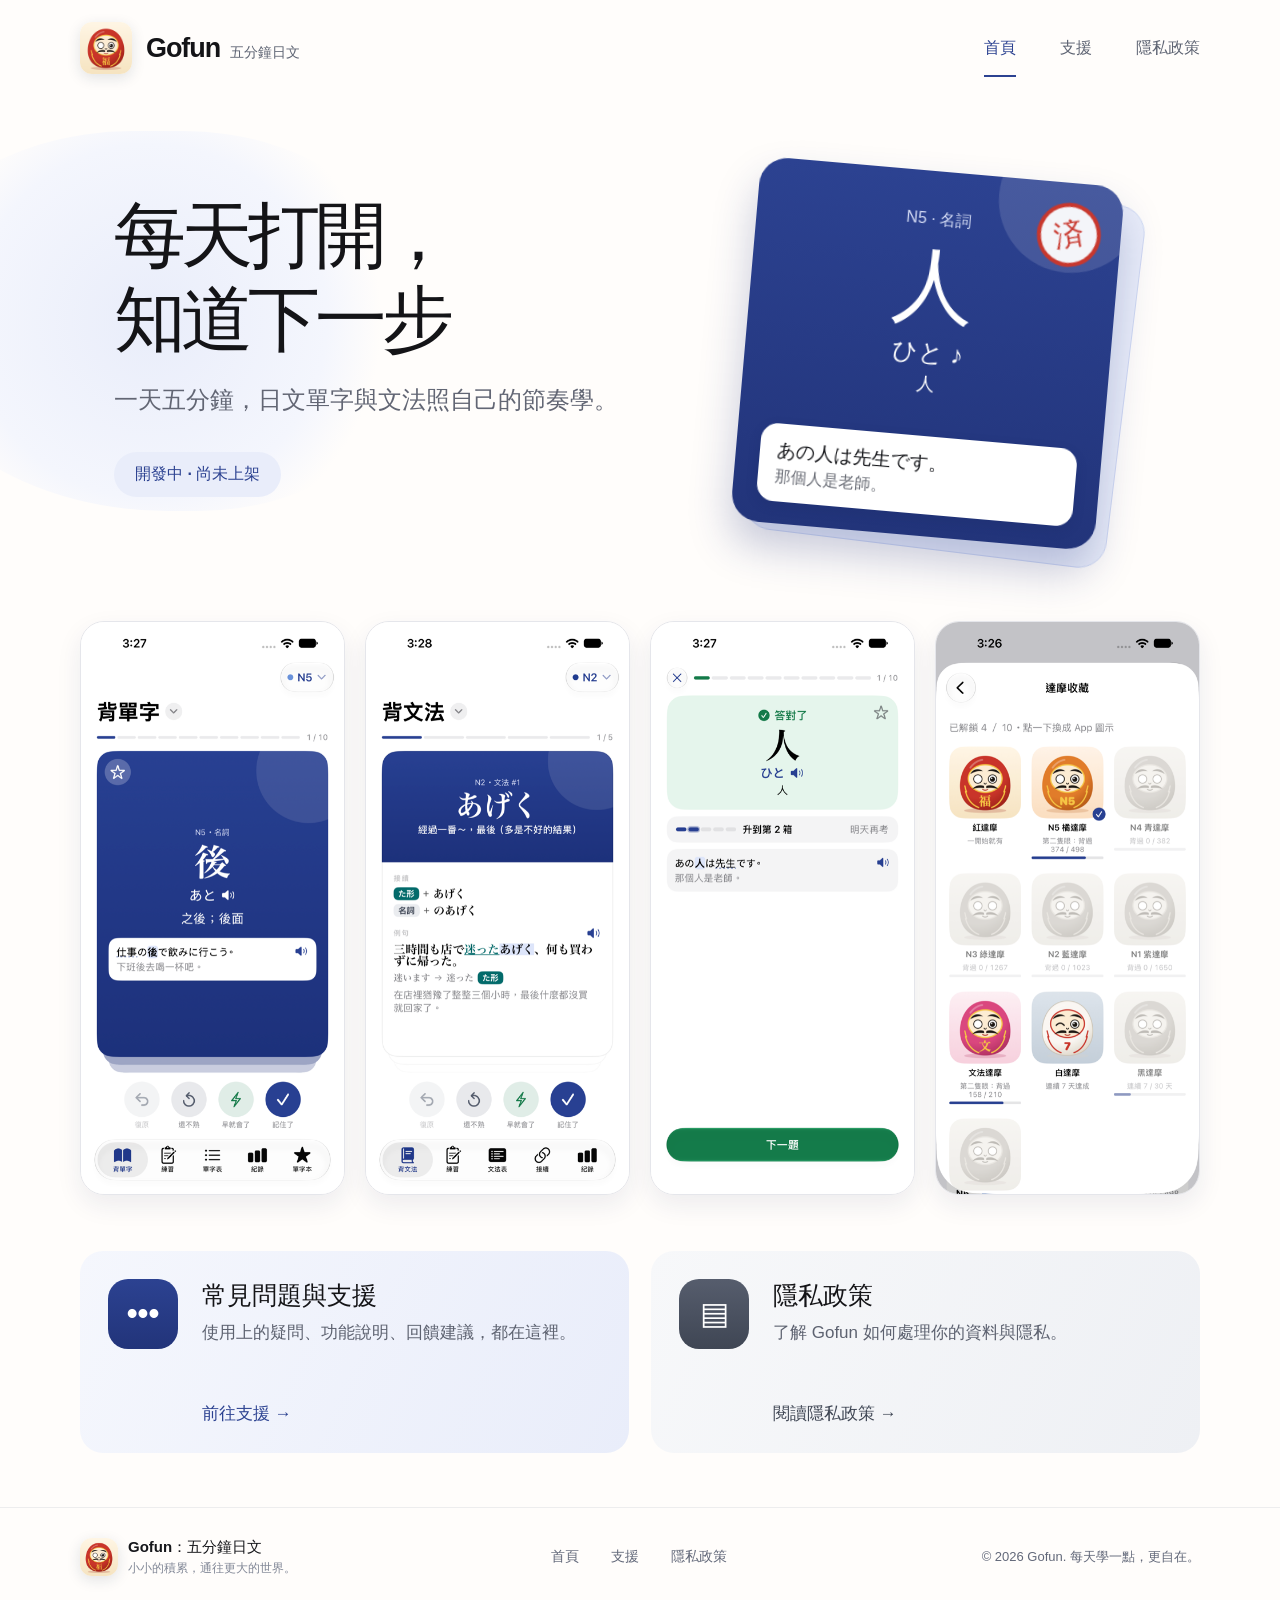
<file: index.html>
<!doctype html>
<html lang="zh-Hant">
<head>
  <meta charset="utf-8">
  <meta name="viewport" content="width=device-width, initial-scale=1">
  <meta name="theme-color" content="#fffaf5">
  <meta name="description" content="Gofun：五分鐘日文。為繁體中文使用者設計的日文單字與文法學習 App，每天打開，知道下一步。">
  <title>Gofun：五分鐘日文</title>
  <link rel="icon" href="assets/icon.png" type="image/png">
  <link rel="stylesheet" href="styles.css">
</head>
<body>
  <header class="site-header wrap">
    <a class="brand" href="./" aria-label="Gofun 首頁"><img src="assets/icon.png" width="52" height="52" alt=""><span>Gofun<small>五分鐘日文</small></span></a>
    <nav class="desktop-nav" aria-label="主選單"><a class="active" aria-current="page" href="./">首頁</a><a href="support.html">支援</a><a href="privacy.html">隱私政策</a></nav>
    <details class="mobile-nav"><summary aria-label="開啟選單"><span></span><span></span><span></span></summary><nav aria-label="主選單"><a aria-current="page" href="./">首頁</a><a href="support.html">支援</a><a href="privacy.html">隱私政策</a></nav></details>
  </header>
  <main>
    <section class="hero wrap" aria-labelledby="hero-title">
      <div class="hero-copy"><h1 id="hero-title">每天打開，<br>知道下一步</h1><p>一天五分鐘，日文單字與文法照自己的節奏學。</p><span class="status">開發中 · 尚未上架</span></div>
      <div class="hero-art" aria-label="日文單字學習卡片示意">
        <div class="stack-card stack-card--back"></div>
        <div class="stack-card stack-card--front"><div class="card-orb"></div><span class="stamp" aria-hidden="true">済</span><span class="card-level">N5 · 名詞</span><strong class="card-kanji">人</strong><span class="card-reading">ひと <span aria-hidden="true">♪</span></span><span class="card-meaning">人</span><div class="example"><strong>あの人は先生です。</strong><span>那個人是老師。</span></div></div>
      </div>
    </section>
    <section class="shots wrap" aria-label="App 畫面">
      <img src="assets/screen-study.png" width="460" height="1000" loading="lazy" alt="背單字的卡片：漢字、讀音、中文和例句">
      <img src="assets/screen-grammar.png" width="460" height="1000" loading="lazy" alt="文法卡：接續、例句和翻譯">
      <img src="assets/screen-answer.png" width="460" height="1000" loading="lazy" alt="答對之後升到下一個箱子">
      <img src="assets/screen-daruma.png" width="460" height="1000" loading="lazy" alt="達摩收藏：背到一定進度解鎖新的達摩圖示">
    </section>
    <section class="quick-links wrap" aria-label="網站資訊">
      <a class="link-card link-card--support" href="support.html"><span class="card-icon" aria-hidden="true">•••</span><span><strong>常見問題與支援</strong><small>使用上的疑問、功能說明、回饋建議，都在這裡。</small><em>前往支援 <span aria-hidden="true">→</span></em></span></a>
      <a class="link-card link-card--privacy" href="privacy.html"><span class="card-icon" aria-hidden="true">▤</span><span><strong>隱私政策</strong><small>了解 Gofun 如何處理你的資料與隱私。</small><em>閱讀隱私政策 <span aria-hidden="true">→</span></em></span></a>
    </section>
  </main>
  <footer class="site-footer"><div class="wrap footer-inner"><div class="footer-brand"><img src="assets/icon.png" width="38" height="38" alt=""><div><strong>Gofun：五分鐘日文</strong><small>小小的積累，通往更大的世界。</small></div></div><nav aria-label="頁尾選單"><a href="./">首頁</a><a href="support.html">支援</a><a href="privacy.html">隱私政策</a></nav><small>© 2026 Gofun. 每天學一點，更自在。</small></div></footer>
</body>
</html>
</file>
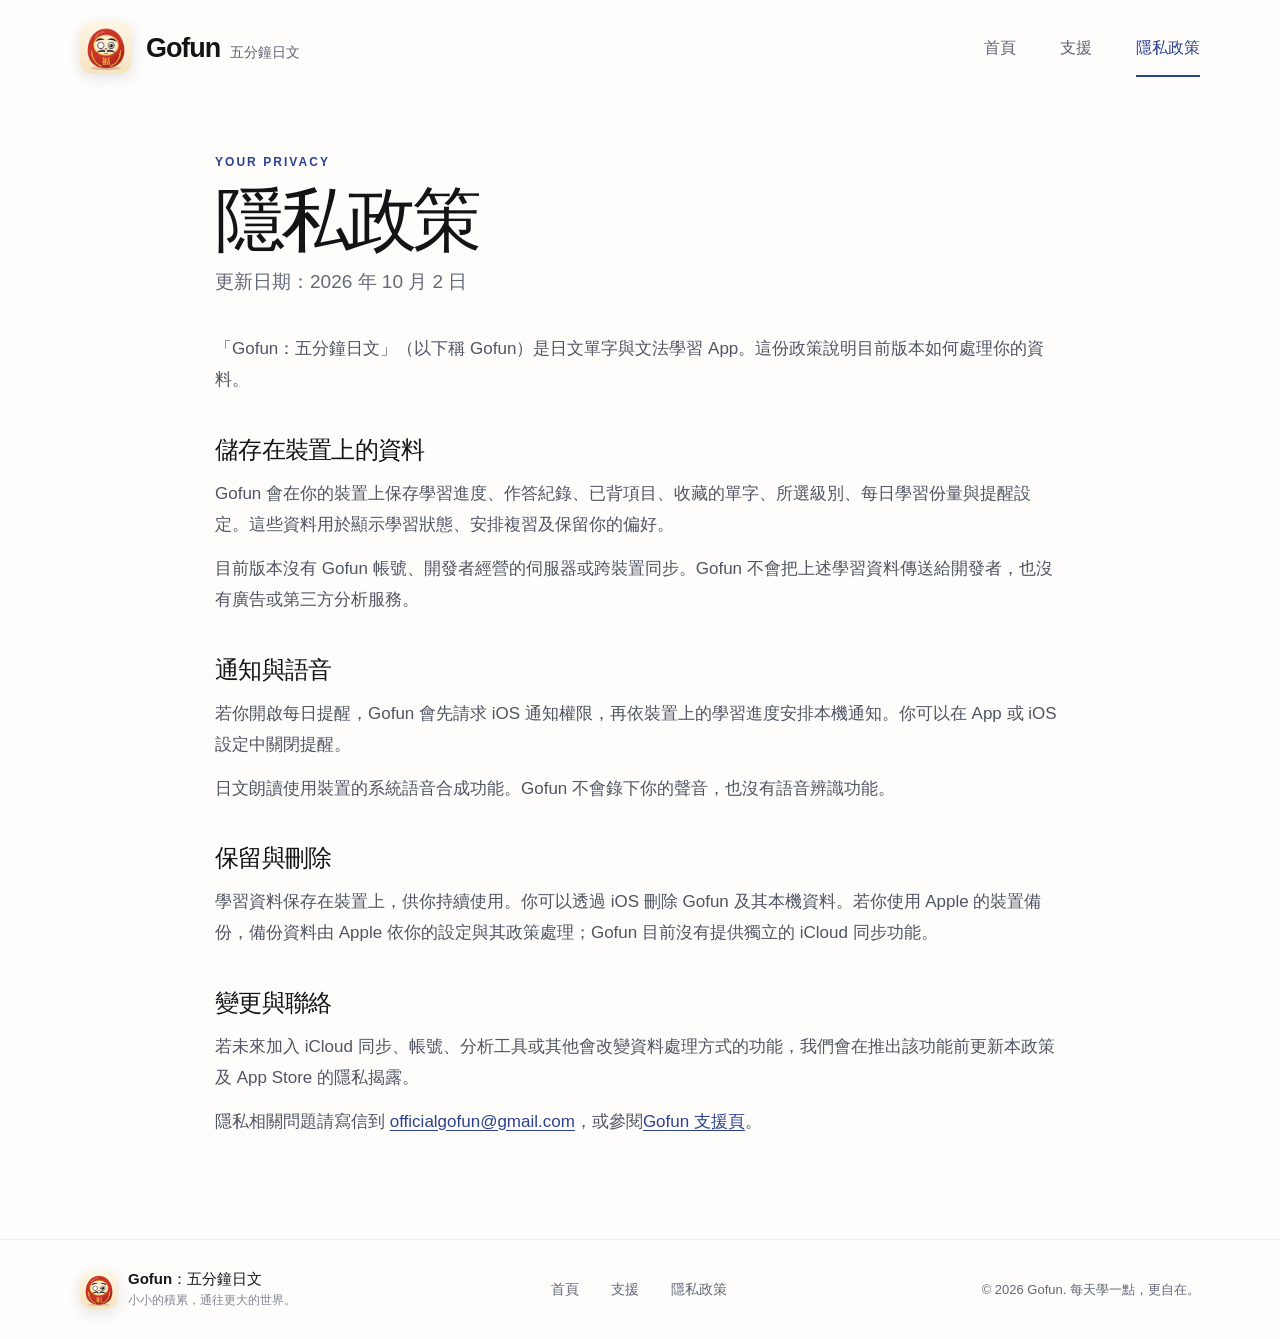
<file: privacy.html>
<!doctype html>
<html lang="zh-Hant">
<head>
  <meta charset="utf-8">
  <meta name="viewport" content="width=device-width, initial-scale=1">
  <meta name="theme-color" content="#fffaf5">
  <meta name="description" content="Gofun：五分鐘日文的隱私政策：了解學習資料、通知與語音如何處理。">
  <title>隱私政策｜Gofun：五分鐘日文</title>
  <link rel="icon" href="assets/icon.png" type="image/png">
  <link rel="stylesheet" href="styles.css">
</head>
<body>
  <header class="site-header wrap"><a class="brand" href="./" aria-label="Gofun 首頁"><img src="assets/icon.png" width="52" height="52" alt=""><span>Gofun<small>五分鐘日文</small></span></a><nav class="desktop-nav" aria-label="主選單"><a href="./">首頁</a><a href="support.html">支援</a><a class="active" aria-current="page" href="privacy.html">隱私政策</a></nav><details class="mobile-nav"><summary aria-label="開啟選單"><span></span><span></span><span></span></summary><nav aria-label="主選單"><a href="./">首頁</a><a href="support.html">支援</a><a aria-current="page" href="privacy.html">隱私政策</a></nav></details></header>
  <main class="content-page wrap"><div class="page-heading"><span class="eyebrow">YOUR PRIVACY</span><h1>隱私政策</h1><p>更新日期：2026 年 10 月 2 日</p></div><article class="policy"><p>「Gofun：五分鐘日文」（以下稱 Gofun）是日文單字與文法學習 App。這份政策說明目前版本如何處理你的資料。</p>
    <h2>儲存在裝置上的資料</h2><p>Gofun 會在你的裝置上保存學習進度、作答紀錄、已背項目、收藏的單字、所選級別、每日學習份量與提醒設定。這些資料用於顯示學習狀態、安排複習及保留你的偏好。</p><p>目前版本沒有 Gofun 帳號、開發者經營的伺服器或跨裝置同步。Gofun 不會把上述學習資料傳送給開發者，也沒有廣告或第三方分析服務。</p>
    <h2>通知與語音</h2><p>若你開啟每日提醒，Gofun 會先請求 iOS 通知權限，再依裝置上的學習進度安排本機通知。你可以在 App 或 iOS 設定中關閉提醒。</p><p>日文朗讀使用裝置的系統語音合成功能。Gofun 不會錄下你的聲音，也沒有語音辨識功能。</p>
    <h2>保留與刪除</h2><p>學習資料保存在裝置上，供你持續使用。你可以透過 iOS 刪除 Gofun 及其本機資料。若你使用 Apple 的裝置備份，備份資料由 Apple 依你的設定與其政策處理；Gofun 目前沒有提供獨立的 iCloud 同步功能。</p>
    <h2>變更與聯絡</h2><p>若未來加入 iCloud 同步、帳號、分析工具或其他會改變資料處理方式的功能，我們會在推出該功能前更新本政策及 App Store 的隱私揭露。</p><p>隱私相關問題請寫信到 <a href="mailto:officialgofun@gmail.com">officialgofun@gmail.com</a>，或參閱<a href="support.html">Gofun 支援頁</a>。</p>
  </article></main>
  <footer class="site-footer"><div class="wrap footer-inner"><div class="footer-brand"><img src="assets/icon.png" width="38" height="38" alt=""><div><strong>Gofun：五分鐘日文</strong><small>小小的積累，通往更大的世界。</small></div></div><nav aria-label="頁尾選單"><a href="./">首頁</a><a href="support.html">支援</a><a href="privacy.html">隱私政策</a></nav><small>© 2026 Gofun. 每天學一點，更自在。</small></div></footer>
</body>
</html>
</file>
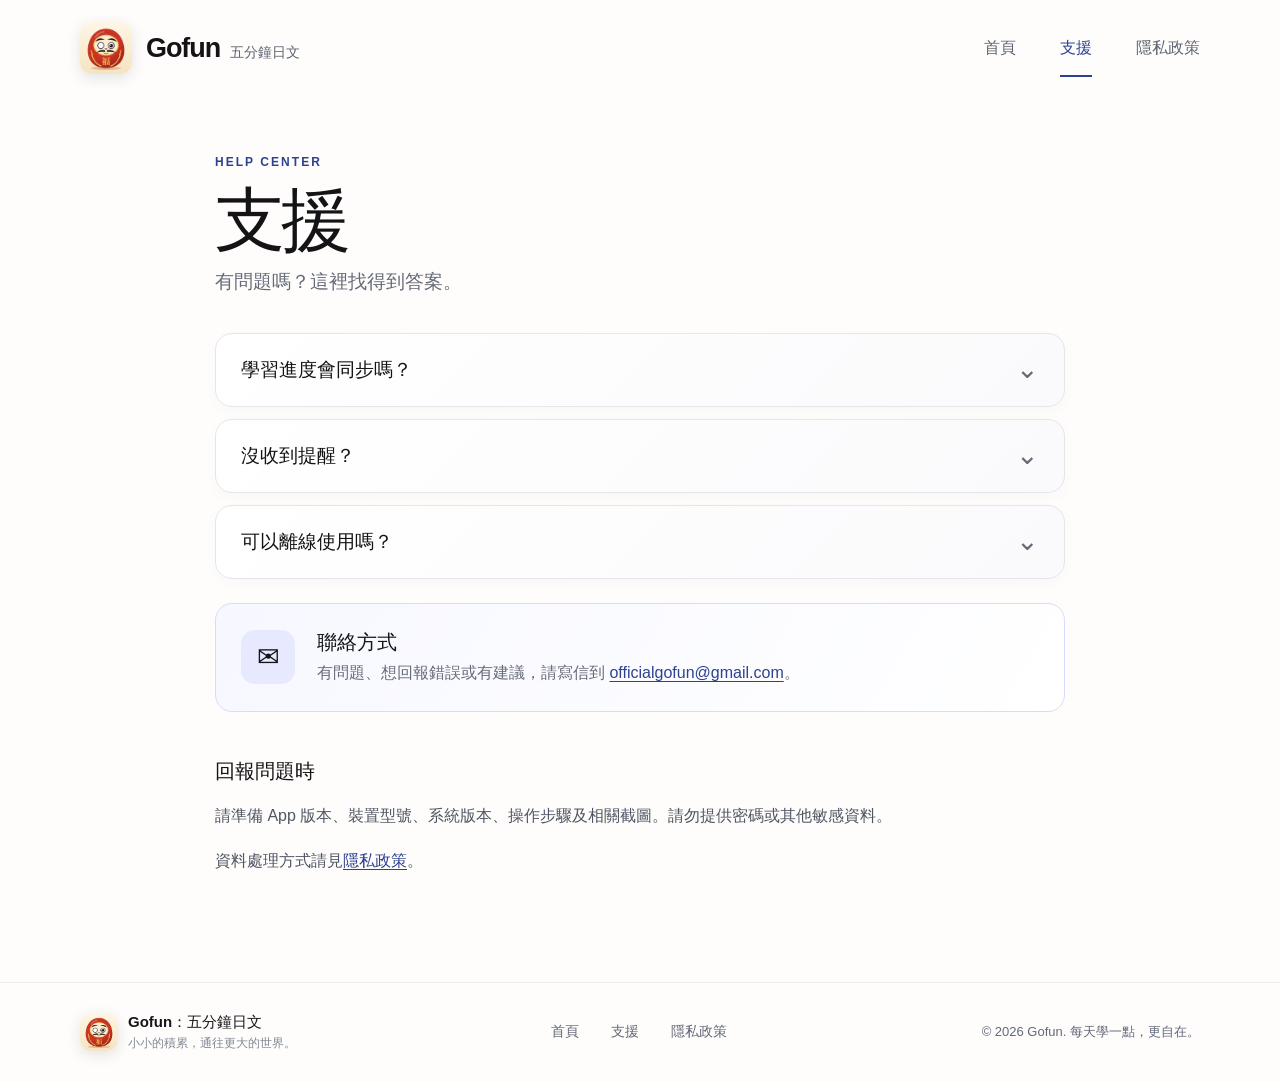
<file: support.html>
<!doctype html>
<html lang="zh-Hant">
<head>
  <meta charset="utf-8">
  <meta name="viewport" content="width=device-width, initial-scale=1">
  <meta name="theme-color" content="#fffaf5">
  <meta name="description" content="Gofun：五分鐘日文的常見問題與支援資訊。">
  <title>支援｜Gofun：五分鐘日文</title>
  <link rel="icon" href="assets/icon.png" type="image/png">
  <link rel="stylesheet" href="styles.css">
</head>
<body>
  <header class="site-header wrap"><a class="brand" href="./" aria-label="Gofun 首頁"><img src="assets/icon.png" width="52" height="52" alt=""><span>Gofun<small>五分鐘日文</small></span></a><nav class="desktop-nav" aria-label="主選單"><a href="./">首頁</a><a class="active" aria-current="page" href="support.html">支援</a><a href="privacy.html">隱私政策</a></nav><details class="mobile-nav"><summary aria-label="開啟選單"><span></span><span></span><span></span></summary><nav aria-label="主選單"><a href="./">首頁</a><a aria-current="page" href="support.html">支援</a><a href="privacy.html">隱私政策</a></nav></details></header>
  <main class="content-page wrap"><div class="page-heading"><span class="eyebrow">HELP CENTER</span><h1>支援</h1><p>有問題嗎？這裡找得到答案。</p></div>
    <section aria-labelledby="faq-title"><h2 id="faq-title" class="sr-only">常見問題</h2><div class="faq-list">
      <details class="faq"><summary>學習進度會同步嗎？</summary><p>目前沒有 Gofun 帳號或 App 內的 iCloud 同步功能。換機前請先確認 iPhone 備份與還原方式；重新安裝 App 不一定能取回原本的學習進度。</p></details>
      <details class="faq"><summary>沒收到提醒？</summary><p>請先檢查 Gofun「設定」中的每日提醒開關與時間，再檢查 iOS「設定」中的 Gofun 通知權限。提醒只會在當天仍有待複習項目時出現。</p></details>
      <details class="faq"><summary>可以離線使用嗎？</summary><p>可以。內建題庫與目前的學習功能不需要 Gofun 伺服器。</p></details>
    </div></section>
    <section class="contact-panel" aria-labelledby="contact-title"><span class="contact-icon" aria-hidden="true">✉</span><div><h2 id="contact-title">聯絡方式</h2><p>有問題、想回報錯誤或有建議，請寫信到 <a href="mailto:officialgofun@gmail.com">officialgofun@gmail.com</a>。</p></div></section>
    <section class="report-note"><h2>回報問題時</h2><p>請準備 App 版本、裝置型號、系統版本、操作步驟及相關截圖。請勿提供密碼或其他敏感資料。</p><p>資料處理方式請見<a href="privacy.html">隱私政策</a>。</p></section>
  </main>
  <footer class="site-footer"><div class="wrap footer-inner"><div class="footer-brand"><img src="assets/icon.png" width="38" height="38" alt=""><div><strong>Gofun：五分鐘日文</strong><small>小小的積累，通往更大的世界。</small></div></div><nav aria-label="頁尾選單"><a href="./">首頁</a><a href="support.html">支援</a><a href="privacy.html">隱私政策</a></nav><small>© 2026 Gofun. 每天學一點，更自在。</small></div></footer>
</body>
</html>
</file>
<file: styles.css>
:root{font-family:-apple-system,BlinkMacSystemFont,"Noto Sans TC","PingFang TC","Microsoft JhengHei",sans-serif;color:#141417;background:#fffdfb;font-synthesis:none}*{box-sizing:border-box}html{scroll-behavior:smooth}body{margin:0;min-width:320px}a{color:inherit;text-decoration:none}a:focus-visible,summary:focus-visible{outline:3px solid #2c4291;outline-offset:4px;border-radius:8px}.wrap{width:min(1120px,calc(100% - 48px));margin-inline:auto}.site-header{height:96px;display:flex;align-items:center;justify-content:space-between;position:relative;z-index:5}.brand{display:flex;align-items:center;gap:14px;font-size:27px;font-weight:800;letter-spacing:-.04em}.brand small{font-size:14px;font-weight:600;letter-spacing:0;color:#5e6473;margin-left:10px;white-space:nowrap}.brand img,.footer-brand img{border-radius:12px;box-shadow:0 4px 14px #172e4b20}.desktop-nav{height:100%;display:flex;align-items:center;gap:44px;color:#5e6473;font-size:16px}.desktop-nav a{height:100%;display:flex;align-items:center;position:relative}.desktop-nav a:hover,.desktop-nav a.active{color:#2c4291}.desktop-nav a.active:after{content:"";position:absolute;bottom:19px;height:2px;background:#2c4291;left:0;right:0}.mobile-nav{display:none}.hero{min-height:515px;display:grid;grid-template-columns:1fr 1fr;align-items:center;gap:30px;position:relative}.hero:before{content:"";position:absolute;z-index:-1;width:520px;height:380px;left:-190px;top:35px;border-radius:48% 45% 42% 55%;background:radial-gradient(circle at center,#e9edfa 0%,#f4f6fd 55%,transparent 72%)}.hero-copy{padding:20px 0 36px 34px}.hero h1{font-size:clamp(48px,5.6vw,76px);line-height:1.17;letter-spacing:-.07em;margin:0 0 22px;font-weight:850}.hero-copy p{font-size:clamp(18px,2vw,24px);color:#626674;margin:0 0 36px}.status{display:inline-flex;color:#2c4291;background:#e9edfa;border-radius:999px;padding:12px 21px;font-weight:700}.hero-art{height:430px;position:relative;display:flex;align-items:center;justify-content:center}.stack-card{width:min(90%,365px);height:365px;border-radius:28px;position:absolute}.stack-card--back{background:#e9edfa;border:1px solid #cfd8f3;transform:translate(17px,14px) rotate(7deg)}.stack-card--front{background:linear-gradient(180deg,#2c4291 0%,#22347a 100%);box-shadow:0 24px 42px #22347a40;transform:rotate(5deg);color:white;text-align:center;padding:38px 24px 22px;display:flex;flex-direction:column;align-items:center;overflow:hidden}.card-orb{position:absolute;right:-20px;top:-55px;width:145px;height:145px;border-radius:50%;background:#ffffff20}.card-level{font-size:16px;color:#d5dcf5}.card-kanji{font-family:"Yu Mincho","Hiragino Mincho ProN",serif;font-size:82px;line-height:1.2;margin-top:8px;font-weight:500}.card-reading{font-family:"Yu Mincho","Hiragino Mincho ProN",serif;font-size:25px}.card-meaning{font-size:18px;margin-top:3px}.example{width:100%;background:white;color:#16171b;border-radius:17px;margin-top:auto;padding:14px 17px;text-align:left;display:flex;flex-direction:column;gap:3px;box-shadow:0 4px 12px #17255c30}.example strong{font-size:19px}.example span{color:#686b74;font-size:16px}.shots{display:grid;grid-template-columns:repeat(4,1fr);gap:20px;padding:10px 0 56px}.shots img{width:100%;height:auto;display:block;border-radius:24px;border:1px solid #e5e6eb;box-shadow:0 10px 26px #17255c14}.quick-links{display:grid;grid-template-columns:1fr 1fr;gap:22px;padding-bottom:54px}.link-card{min-height:202px;border-radius:23px;padding:28px;display:flex;gap:24px;transition:transform .2s,box-shadow .2s}.link-card:hover{transform:translateY(-4px);box-shadow:0 12px 25px #2b264218}.link-card--support{background:linear-gradient(115deg,#f5f7fd,#e9edfa)}.link-card--privacy{background:linear-gradient(115deg,#f7f8fa,#eef0f4)}.link-card>span:last-child{display:flex;flex-direction:column;align-items:flex-start}.card-icon{flex:none;width:70px;height:70px;border-radius:20px;display:grid;place-items:center;color:white;font-size:31px;font-weight:800;line-height:1}.link-card--support .card-icon{background:linear-gradient(180deg,#2c4291,#22347a)}.link-card--privacy .card-icon{background:linear-gradient(180deg,#565d6d,#3f4654)}.link-card strong{font-size:25px;line-height:1.3}.link-card small{font-size:17px;line-height:1.5;color:#5d6270;margin:9px 0 15px}.link-card em{font-size:17px;font-style:normal;font-weight:700;margin-top:auto}.link-card--support em{color:#2c4291}.link-card--privacy em{color:#3f4654}.site-footer{border-top:1px solid #ededee}.footer-inner{min-height:99px;display:flex;align-items:center;justify-content:space-between;gap:25px;color:#626879}.footer-brand{display:flex;align-items:center;gap:10px;color:#16171b}.footer-brand div{display:flex;flex-direction:column;gap:3px}.footer-brand strong{font-size:15px}.footer-brand small{font-size:12px;color:#818796}.site-footer nav{display:flex;gap:32px;font-size:14px}.site-footer nav a:hover{color:#2c4291}.footer-inner>small{font-size:13px}.content-page{max-width:850px;min-height:calc(100vh - 196px);padding-top:56px;padding-bottom:90px}.page-heading{margin-bottom:38px}.eyebrow{color:#2c4291;font-size:12px;font-weight:800;letter-spacing:.17em}.page-heading h1{font-size:clamp(48px,6vw,70px);letter-spacing:-.06em;margin:12px 0 10px;line-height:1.1}.page-heading p{font-size:19px;color:#646a79;margin:0}.faq-list{display:grid;gap:12px}.faq{border:1px solid #e5e6eb;border-radius:17px;background:linear-gradient(135deg,#fff,#fafafc);box-shadow:0 5px 16px #14141706}.faq summary{list-style:none;cursor:pointer;font-size:19px;font-weight:700;padding:23px 55px 23px 25px;position:relative}.faq summary::-webkit-details-marker{display:none}.faq summary:after{content:"⌄";position:absolute;right:25px;top:19px;font-size:27px;color:#656b77;transition:transform .2s}.faq[open] summary:after{transform:rotate(180deg)}.faq p{margin:0;padding:0 25px 24px;color:#5f6471;line-height:1.75}.contact-panel{display:flex;align-items:center;gap:22px;border:1px solid #d6dbff;background:linear-gradient(120deg,#f7f8ff,#fff);border-radius:17px;padding:25px;margin-top:24px}.contact-icon{width:54px;height:54px;flex:none;border-radius:14px;display:grid;place-items:center;background:#e7e9ff;font-size:27px}.contact-panel h2,.report-note h2{font-size:20px;margin:0 0 5px}.contact-panel p{color:#676c79;line-height:1.55;margin:0}.report-note{margin-top:46px}.report-note p,.policy p{line-height:1.85;color:#4f5563}.report-note a,.policy a,.contact-panel a{color:#2c4291;text-decoration:underline;text-underline-offset:3px}.policy{font-size:17px}.policy h2{font-size:24px;margin:38px 0 7px;letter-spacing:-.03em}.policy p{margin:12px 0}.sr-only{position:absolute;width:1px;height:1px;padding:0;margin:-1px;overflow:hidden;clip:rect(0,0,0,0);white-space:nowrap;border:0}@media(max-width:760px){.wrap{width:min(100% - 40px,550px)}.site-header{height:82px}.brand{font-size:22px;gap:10px}.brand small{font-size:12px;margin-left:7px}.brand img{width:42px;height:42px}.desktop-nav{display:none}.mobile-nav{display:block;position:relative}.mobile-nav summary{list-style:none;width:44px;height:44px;display:flex;flex-direction:column;justify-content:center;align-items:center;gap:6px;cursor:pointer}.mobile-nav summary::-webkit-details-marker{display:none}.mobile-nav summary span{width:22px;height:2px;background:#343a48;border-radius:2px}.mobile-nav nav{position:absolute;top:51px;right:0;min-width:170px;padding:7px;background:#fff;border:1px solid #e7e7ec;border-radius:15px;box-shadow:0 14px 28px #171b2b20;display:grid}.mobile-nav nav a{padding:12px 16px;border-radius:9px}.mobile-nav nav a:hover,.mobile-nav nav a[aria-current]{background:#e9edfa;color:#2c4291}.hero{display:flex;flex-direction:column;align-items:stretch;gap:0;min-height:0}.hero-copy{padding:52px 0 0}.hero h1{font-size:clamp(48px,11vw,64px)}.hero-copy p{font-size:19px;line-height:1.5;margin-bottom:20px}.hero-art{height:430px}.stack-card{height:330px;width:min(77vw,330px)}.stack-card--front{padding:29px 21px 18px}.card-kanji{font-size:75px}.shots{grid-template-columns:repeat(2,1fr);gap:14px;padding:0 0 40px}.shots img{border-radius:18px}.quick-links{grid-template-columns:1fr;gap:15px;padding-bottom:44px}.link-card{min-height:160px;padding:23px;gap:17px}.card-icon{width:58px;height:58px;font-size:26px;border-radius:16px}.link-card strong{font-size:20px}.link-card small{font-size:15px}.link-card em{font-size:15px}.footer-inner{padding:24px 0;flex-direction:column;align-items:flex-start;gap:20px}.site-footer nav{gap:22px}.content-page{padding-top:38px;padding-bottom:65px;min-height:0}.page-heading{margin-bottom:27px}.page-heading h1{font-size:52px}.page-heading p{font-size:18px}.faq summary{font-size:17px;padding:20px 50px 20px 18px}.faq summary:after{right:18px;top:15px}.faq p{padding:0 18px 20px;font-size:15px}.contact-panel{padding:17px;gap:15px}.contact-icon{width:48px;height:48px}.contact-panel p{font-size:14px}.policy{font-size:16px}.policy h2{font-size:22px}}@media(prefers-reduced-motion:reduce){html{scroll-behavior:auto}.link-card,.faq summary:after{transition:none}}
@keyframes rise{from{opacity:0;translate:0 26px}to{opacity:1;translate:0 0}}
@keyframes card-in{from{opacity:0;transform:rotate(13deg) translateY(46px)}to{opacity:1;transform:rotate(5deg) translateY(0)}}
@keyframes card-float{0%,100%{transform:rotate(5deg) translateY(0)}50%{transform:rotate(4deg) translateY(-9px)}}
@keyframes back-in{from{opacity:0;transform:translate(17px,50px) rotate(13deg)}to{opacity:1;transform:translate(17px,14px) rotate(7deg)}}
@keyframes back-float{0%,100%{transform:translate(17px,14px) rotate(7deg)}50%{transform:translate(19px,9px) rotate(7.6deg)}}
@keyframes stamp-in{from{opacity:0;transform:rotate(-30deg) scale(1.9)}60%{opacity:1;transform:rotate(-12deg) scale(.94)}to{opacity:1;transform:rotate(-14deg) scale(1)}}
@keyframes wobble{0%{rotate:0deg}25%{rotate:-11deg}50%{rotate:8deg}75%{rotate:-4deg}100%{rotate:0deg}}
@keyframes wobble-again{0%{rotate:0deg}25%{rotate:-11deg}50%{rotate:8deg}75%{rotate:-4deg}100%{rotate:0deg}}
.hero-copy>*{animation:rise .6s cubic-bezier(.2,.7,.2,1) both}
.hero-copy>h1{animation-delay:.05s}.hero-copy>p{animation-delay:.18s}.hero-copy>.status{animation-delay:.3s}
.stack-card--back{animation:back-in .7s cubic-bezier(.2,.7,.2,1) .1s both,back-float 7s ease-in-out 1s infinite}
.stack-card--front{animation:card-in .7s cubic-bezier(.2,.7,.2,1) .18s both,card-float 6s ease-in-out 1s infinite}
.stamp{position:absolute;top:20px;right:20px;width:64px;height:64px;border-radius:50%;display:grid;place-items:center;background:#fffffff0;color:#c8372d;border:4px solid #c8372d;font-family:"Yu Mincho","Hiragino Mincho ProN",serif;font-size:30px;font-weight:700;transform:rotate(-14deg);animation:stamp-in .5s cubic-bezier(.3,1.4,.5,1) 1.15s both}
.brand img{transform-origin:50% 85%;animation:wobble .9s ease-in-out 1.6s both}
.brand:hover img{animation:wobble-again .8s ease-in-out}
.shots img{transition:transform .25s ease,box-shadow .25s ease}
.shots img:hover{transform:translateY(-6px);box-shadow:0 18px 34px #17255c26}
@supports (animation-timeline:view()){.shots img{animation:rise linear both;animation-timeline:view();animation-range:entry 0% entry 55%}.shots img:nth-child(2){animation-range:entry 8% entry 63%}.shots img:nth-child(3){animation-range:entry 16% entry 71%}.shots img:nth-child(4){animation-range:entry 24% entry 79%}}
@media(max-width:760px){.stamp{width:54px;height:54px;font-size:25px;top:16px;right:16px}}
@media(prefers-reduced-motion:reduce){.hero-copy>*,.stack-card--back,.stack-card--front,.stamp,.brand img,.brand:hover img,.shots img{animation:none}.shots img{transition:none}}
</file>
